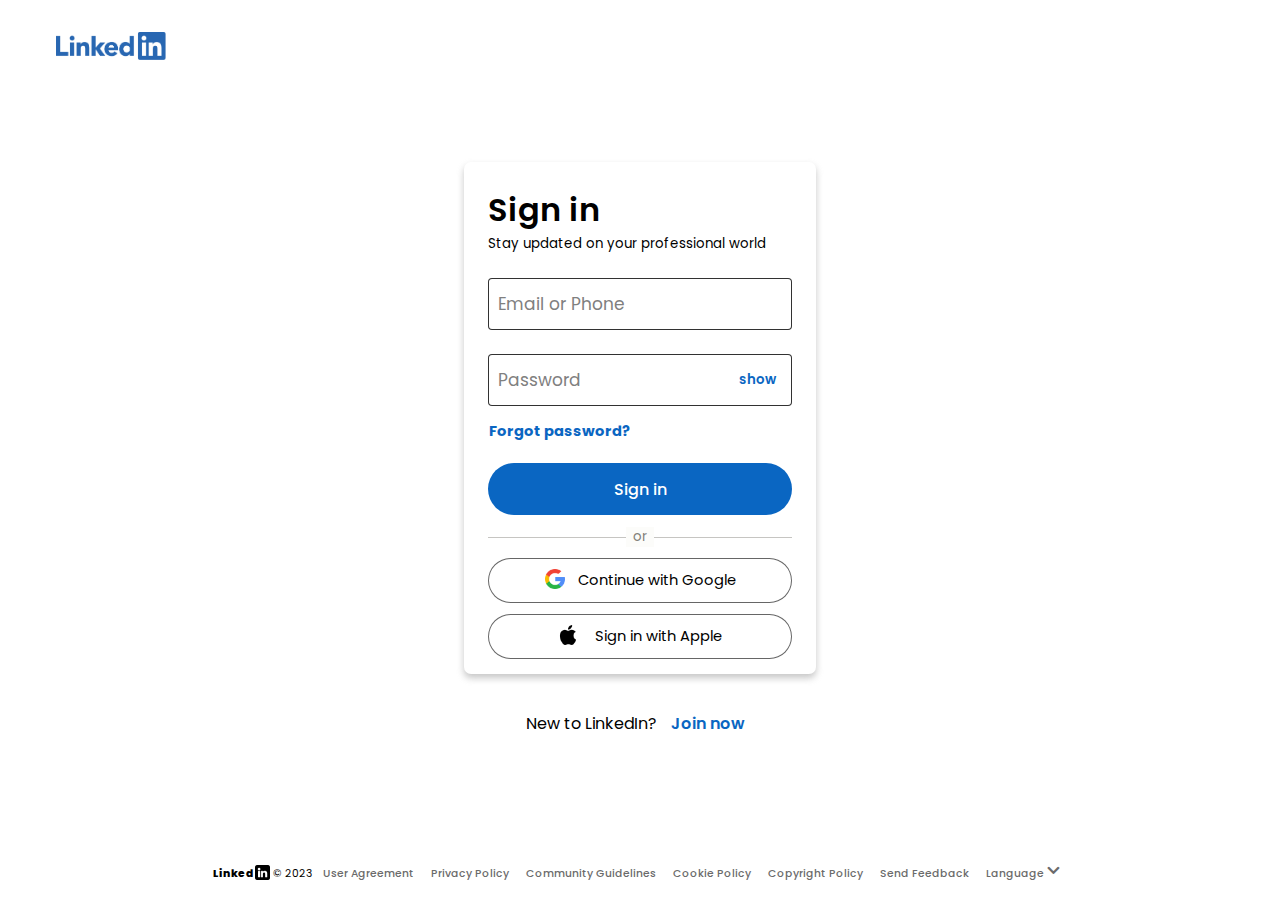
<file: index.html>
<!DOCTYPE html>
<html lang="en">

<head>
    <meta charset="UTF-8">
    <meta name="viewport" content="width=device-width, initial-scale=1.0">
    <title>LinkedIn Login, Sign in | LinkedIn</title>
    <link rel="icon" type="image/x-icon" href="/assets/favicon.ico">
    <!-- font-awesome link -->
    <link rel="stylesheet" href="https://cdnjs.cloudflare.com/ajax/libs/font-awesome/4.7.0/css/font-awesome.min.css">
    <!-- link styles sheet -->
    <link rel="stylesheet" href="styles.css">
    <script src="javascript.js"></script>
</head>

<body>
    <!-- Nav Bar -->
    <div class="navBar">
        <nav>
            <a href="index.html"><img class="logo-img" src="/assets/logo.png" alt="Logo image"></span></a>
        </nav>
    </div>


    <!-- Contant -->
    <div class="main">
        <div class="center">
            <h1>Sign in</h1>
            <p>Stay updated on your professional world</p>

            <div class="input-data">
                <input type="text" id="username" required>
                <label>Email or Phone</label>
            </div>

            <div class="input-data">
                <input type="password" id="password" required>
                <label>Password</label>

                <span class="hide-show" id="hide-show">
                    <button style="display: block;" class="show" id="show">show</button>
                    <button style="display: none;" class="hide" id="hide">hide</button>
                </span>
            </div>

            <div class="Forgotpassword">
                <a href="#">Forgot password?</a>
            </div>
            <div>
                <button class="Signin-button" type="button">Sign in</button>
            </div>

            <div class="divider">
                <hr class="hr-text" data-content="or">
            </div>

            <div>
                <button class="Signin-option-button google-button" type="button">Continue with Google </button>
                <button class="Signin-option-button apple-button" type="button"> Sign in with Apple</button>
            </div>
        </div>

        <div class="join-button">
            New to LinkedIn? <a href="#">Join now</a>
        </div>

    </div>


    <!-- Footer  -->
    <footer>
        <label>Linked<span style="font-weight: normal;"><img src="assets/footer.png" alt="logo"> &copy;
                2023</span></label>
        <a href="#">User Agreement</a>
        <a href="#">Privacy Policy</a>
        <a href="#">Community Guidelines</a>
        <a href="#">Cookie Policy</a>
        <a href="#">Copyright Policy</a>
        <a href="#">Send Feedback</a>
        <a class="language" href="#">Language <span> <i class="fa fa-angle-down"></i></span></a>
    </footer>

</body>

</html>
</file>
<file: styles.css>
@import url('https://fonts.googleapis.com/css?family=Poppins');

* {
  margin: 0;
  padding: 0;
  box-sizing: border-box;
  font-family: 'Poppins';
}

body {
  padding: 0;
  height: 100vh;
}



.navBar {
  padding: 32px 0px 0px 56px;
  margin: auto;
}

.logo-img {
  height: 28px;
  position: absolute;
  top: 32px;
  padding: 0;
}

a {
  text-decoration: none;
}

.main {
  position: absolute;
  top: 50%;
  left: 50%;
  transform: translate(-50%, -50%);
  width: 352px;
  height: 576px;
}

.center {
  width: 100%;
  height: 512px;
  background: transparent;
  border-radius: 7px;
  box-shadow: 0px 4px 7px 0px #8888887a;
  padding: 24px;
}

.center h1 {
  /* font-size: 22pt; */
  font-weight: 600;
}

.center p {
  font-size: 10pt;
}

.input-data {
  height: 52px;
  width: 100%;
  margin-top: 24px;
  position: relative;
}

.input-data input {
  font-size: 13pt;
  height: 100%;
  width: 100%;
  border-radius: 4px;
  padding-left: 10px;
  padding-top: 15px;
  border: 1px solid rgba(0, 0, 0, 0.805);
}

.input-data input:focus {
  outline: 1px solid #0A66C2;
  border: 1px solid #0A66C2;
}

.input-data input:focus~label,
.input-data input:valid~label {
  transform: translateY(-15px);
  font-size: 10pt;
  color: #000;
}

.input-data label {
  position: absolute;
  font-size: 17px;
  bottom: 13px;
  left: 10px;
  color: gray;
  pointer-events: none;
  transition: all 0.2s ease;
}

.hide-show {
  position: absolute;
  right: 5px;
  top: 12px;
}

.hide-show button {
  color: #0A66C2;
  background-color: transparent;
  border: 1px solid transparent;
  font-weight: 600;
  padding: 3px 10px;
  border-radius: 50px;
}

.hide-show button:hover {
  background-color: #0a66c23d !important;
  border: 1px solid transparent;
  cursor: pointer;
}

.hide-show label {
  color: #0A66C2;
  font-size: 10pt !important;
  font-weight: 600;
}

.Forgotpassword {
  margin-top: 12px;
  margin-left: -6px;
}

.Forgotpassword a {
  font-size: 11pt;
  font-weight: bold;
  color: #0A66C2;
  padding: 6px 7px;
  border-radius: 50px;
  background-color: transparent;
  border: none;
}

.Forgotpassword a:hover {
  background-color: #0a66c23d;
  text-decoration: underline;
}

.Signin-button {
  margin-top: 20px;
  width: 100%;
  height: 52px;
  border-radius: 50px;
  border: none;
  cursor: pointer;
  background-color: #0A66C2;
  color: white;
  font-size: 12pt;
  font-weight: 500;
}

.Signin-button:hover {
  background-color: #004589;
}

.Signin-option-button {
  margin-top: 11px;
  width: 100%;
  height: 45px;
  border-radius: 50px;
  border: 1px solid rgba(0, 0, 0, 0.6);
  font-size: 11pt;
  background-color: white;
  cursor: pointer;
}

.Signin-option-button:hover {
  background-color: #c1c1c153;
  border-width: 2px;
}

.google-button:before {
  background: url("assets/google.png") no-repeat scroll center center / 100% auto rgba(0, 0, 0, 0);
  content: "";
  display: inline-block;
  color: #fff;
  height: 20px;
  margin-right: 13px;
  position: relative;
  top: -2px;
  vertical-align: middle;
  width: 20px;
}

.apple-button:before {
  background: url("assets/apple.png") no-repeat scroll center center / 100% auto rgba(0, 0, 0, 0);
  content: "";
  display: inline-block;
  color: #fff;
  height: 20px;
  margin-right: 13px;
  position: relative;
  top: -2px;
  vertical-align: middle;
  width: 20px;
}

.divider {
  padding-top: 12px;
  text-align: center;
}

.hr-text {
  position: relative;
  outline: 0;
  border: 0;
  color: black;
  text-align: center;
  font-size: 10pt;
  height: 1.5em;

  &:before {
    content: '';
    background: #81807874;
    position: absolute;
    left: 0;
    top: 50%;
    width: 100%;
    height: 0.5px;
  }

  &:after {
    content: attr(data-content);
    position: relative;
    display: inline-block;
    color: black;
    padding: 0 .5em;
    line-height: 1.5em;
    color: #818078;
    background-color: #fcfcfa;
  }
}

.join-button {
  top: 32px;
  height: 32px;
  position: relative;
  font-size: 12pt;
  font-weight: 400;
  line-height: 35px;
  text-align: center;
}

.join-button a {
  padding: 5px 10px;
  border-radius: 50px;
  background-color: transparent;
  border: none;
  color: #0A66C2;
  font-weight: 600;
}

.join-button a:hover {
  background-color: #0a66c23d;
  text-decoration: underline;
}

footer {
  position: absolute;
  left: 0;
  right: 0;
  bottom: 0;
  height: 40px;
  text-align: center;
  font-size: 8pt;
  font-weight: 500;

}

footer a {
  padding-left: 7px;
  padding-right: 7px;
  padding-bottom: 20px;
  color: #6b6b6b;
}

footer a:hover {
  text-decoration: underline;
}

.language span i {
  font-size: 15pt;
  font-weight: 600;
}

.language:hover,
.language span i:hover {
  color: #0A66C2;
  text-decoration: none;
}

footer label {
  font-weight: 800;
}

footer label img {
  height: 15px;
  position: relative;
  top: 3px;
  padding-left: 1px;
}


@media screen and (max-width: 768px) {
  .navBar {
    padding: 32px 0px 0px 30px;
  }

  .main {
    top: 50%;
    left: 50%;
    width: 400px;
    height: 510px;
  }

  .center {
    background-color: transparent;
    box-shadow: none;
  }

  .join-button {
    top: 10px;
  }

  footer {
    display: none;
  }


}

@media screen and (max-width: 425px) {

  .navBar {
    padding: 30px;
  }

  .main {
    position: absolute;
    top: 345px;
    left: 50%;
    width: 95vw;
    height: 576px;
  }

}
</file>
